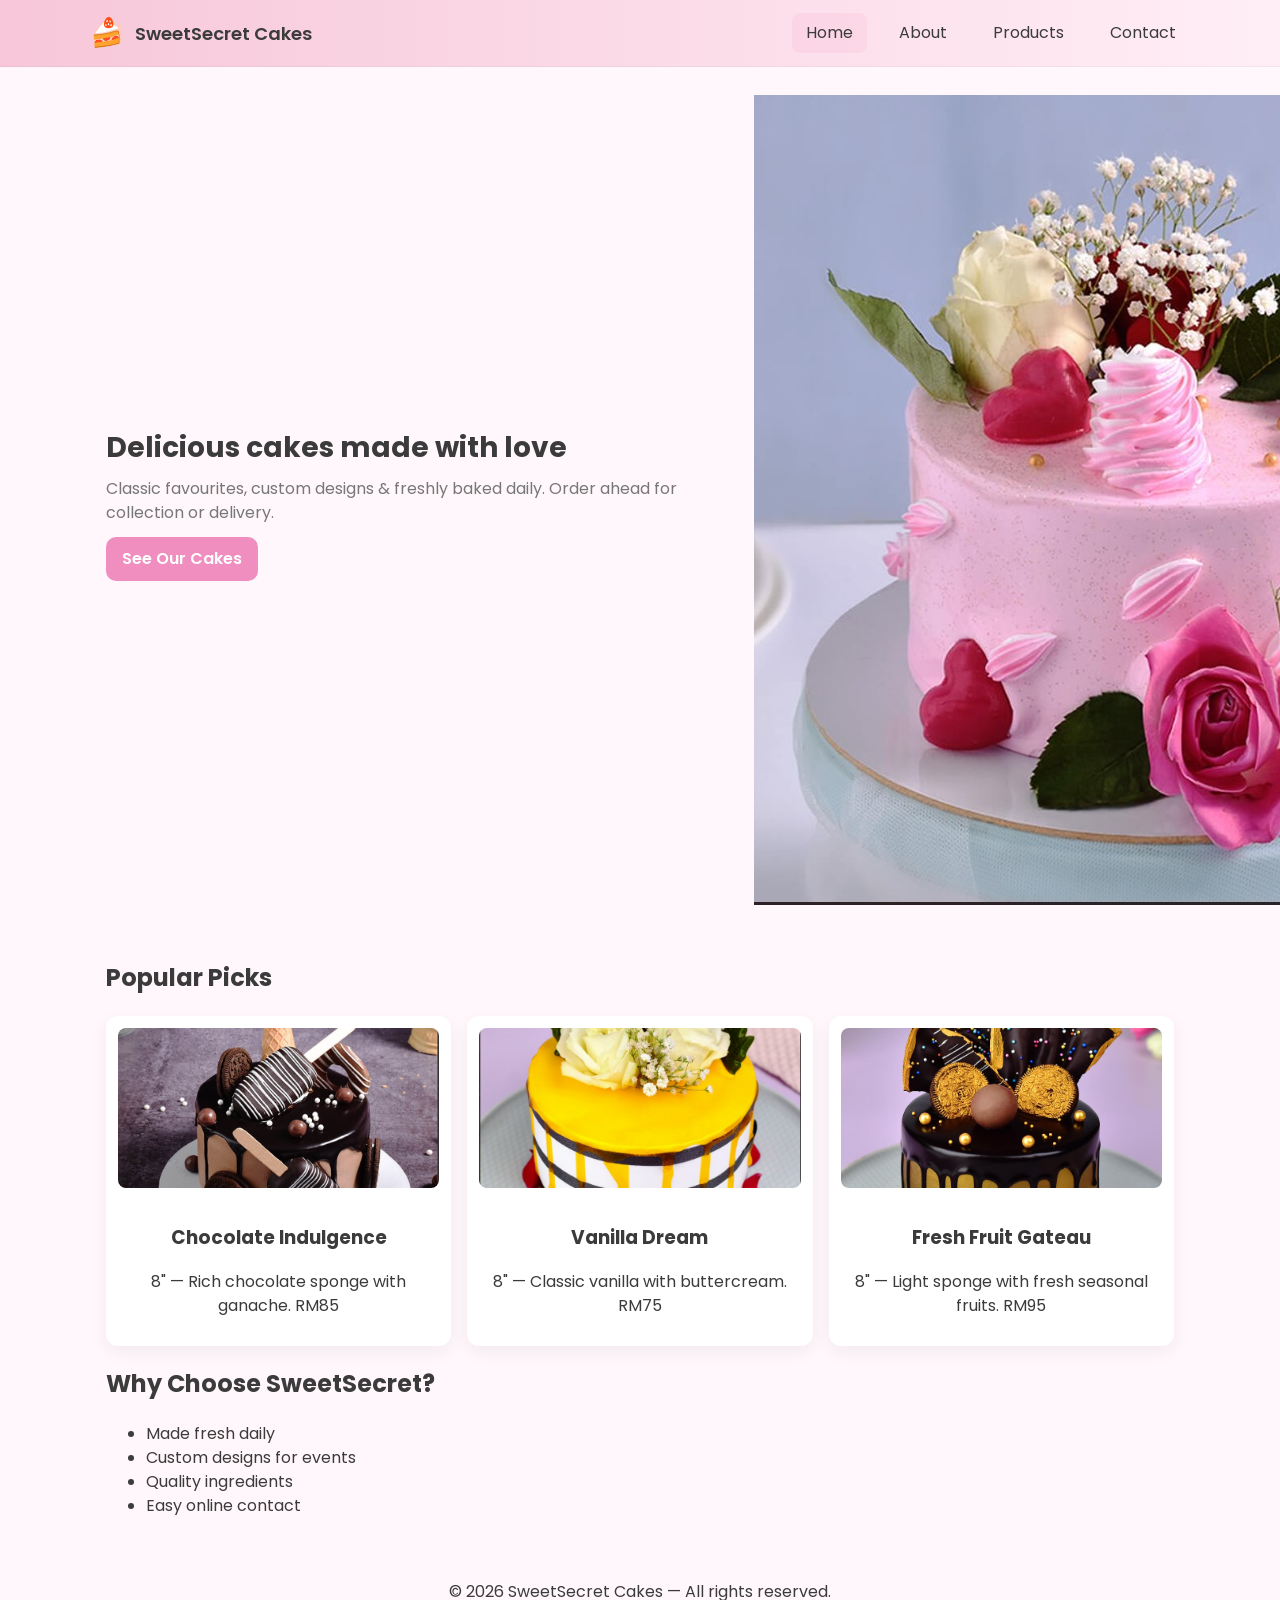
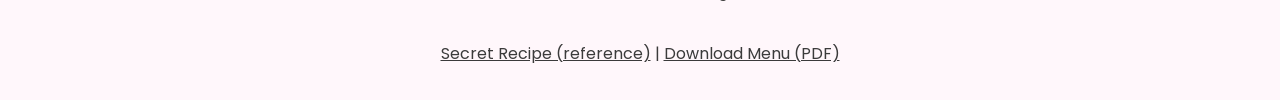
<file: index.html>
<!doctype html>
<html lang="en">
<head>
  <meta charset="utf-8" />
  <meta name="viewport" content="width=device-width,initial-scale=1" />
  <title>SweetSecret Cakes — Home</title>
  <link rel="stylesheet" href="css/style.css">
  <link href="https://fonts.googleapis.com/css2?family=Montserrat:wght@400;600&family=Poppins:wght@300;500&display=swap" rel="stylesheet">
</head>
<body>
  <header class="site-header">
    <div class="container header-inner">
      <a class="logo" href="index.html"><span class="logo-mark">🍰</span><span class="logo-text">SweetSecret Cakes</span></a>
      <nav class="main-nav">
        <a href="index.html" class="active">Home</a>
        <a href="about.html">About</a>
        <a href="products.html">Products</a>
        <a href="contact.html">Contact</a>
      </nav>
      <button class="mobile-nav-toggle" aria-label="Toggle navigation">☰</button>
    </div>
  </header>

  <main>
    <section class="hero">
      <div class="container hero-inner">
        <div class="hero-text">
          <h1>Delicious cakes made with love</h1>
          <p>Classic favourites, custom designs & freshly baked daily. Order ahead for collection or delivery.</p>
          <a class="btn" href="products.html">See Our Cakes</a>
        </div>
        <div class="hero-image">
          <img src="images/hero-cake.jpg" alt="Assorted cakes on display">
        </div>
      </div>
    </section>

    <section class="featured container">
      <h2>Popular Picks</h2>
      <div class="products-grid">
        <article class="card">
          <img src="images/cake1.jpg" alt="Chocolate Indulgence">
          <h3>Chocolate Indulgence</h3>
          <p>8" — Rich chocolate sponge with ganache. RM85</p>
        </article>
        <article class="card">
          <img src="images/cake2.jpg" alt="Vanilla Dream">
          <h3>Vanilla Dream</h3>
          <p>8" — Classic vanilla with buttercream. RM75</p>
        </article>
        <article class="card">
          <img src="images/cake3.jpg" alt="Fresh Fruit Gateau">
          <h3>Fresh Fruit Gateau</h3>
          <p>8" — Light sponge with fresh seasonal fruits. RM95</p>
        </article>
      </div>
    </section>

    <section class="why container">
      <h2>Why Choose SweetSecret?</h2>
      <ul class="features">
        <li>Made fresh daily</li>
        <li>Custom designs for events</li>
        <li>Quality ingredients</li>
        <li>Easy online contact</li>
      </ul>
    </section>
  </main>

  <footer class="site-footer">
    <div class="container footer-inner">
      <p>&copy; <span id="year"></span> SweetSecret Cakes — All rights reserved.</p>
      <p class="footer-links">
        <a href="https://www.secretrecipe.com" target="_blank" rel="noopener">Secret Recipe (reference)</a> |
        <a href="downloads/menu.pdf" download>Download Menu (PDF)</a>
      </p>
    </div>
  </footer>

  <script src="js/main.js"></script>
</body>
</html>
</file>
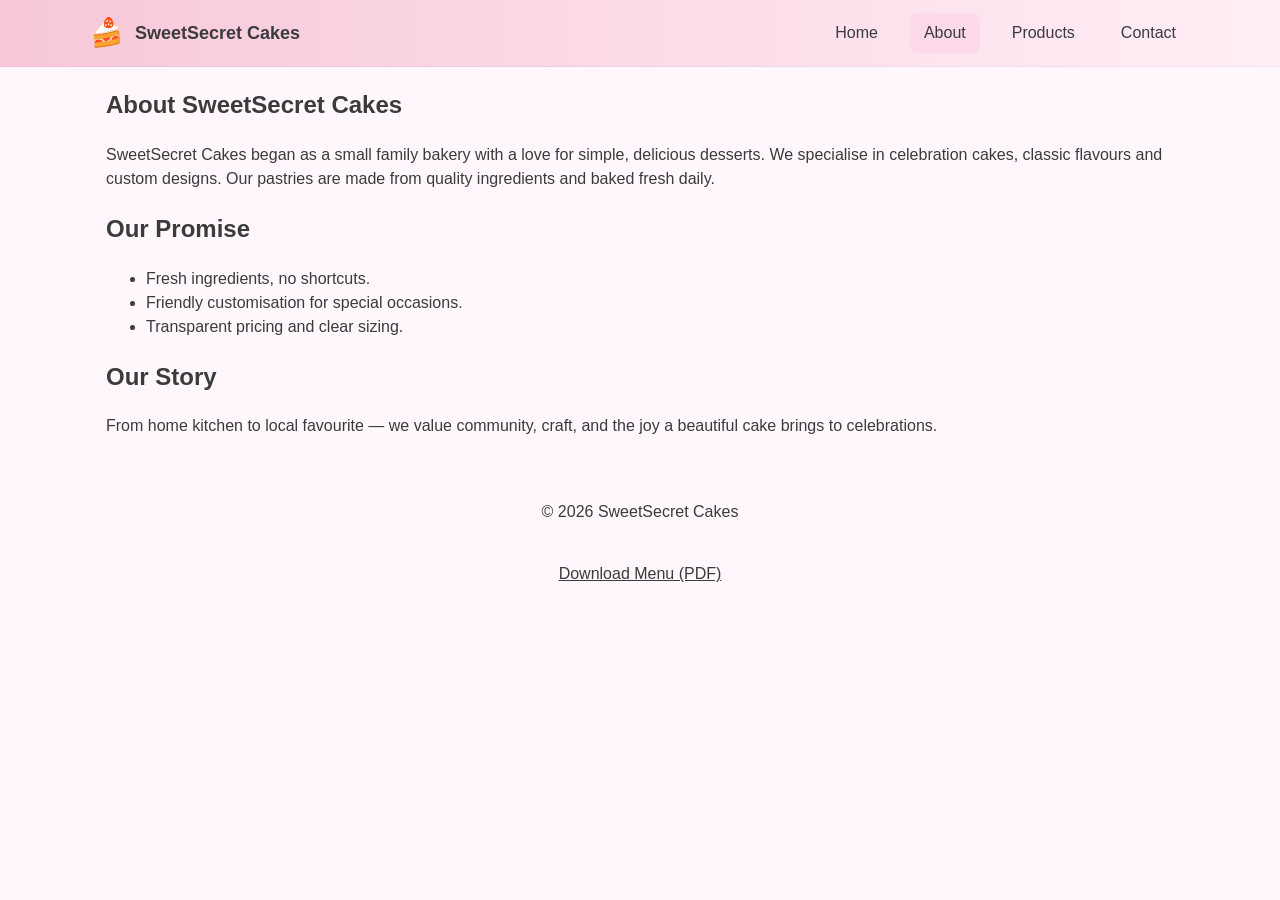
<file: about.html>
<!doctype html>
<html lang="en">
<head>
  <meta charset="utf-8" />
  <meta name="viewport" content="width=device-width,initial-scale=1" />
  <title>About — SweetSecret Cakes</title>
  <link rel="stylesheet" href="css/style.css">
</head>
<body>
  <header class="site-header">
    <div class="container header-inner">
      <a class="logo" href="index.html"><span class="logo-mark">🍰</span><span class="logo-text">SweetSecret Cakes</span></a>
      <nav class="main-nav">
        <a href="index.html">Home</a>
        <a href="about.html" class="active">About</a>
        <a href="products.html">Products</a>
        <a href="contact.html">Contact</a>
      </nav>
      <button class="mobile-nav-toggle" aria-label="Toggle navigation">☰</button>
    </div>
  </header>

  <main class="container">
    <section class="about-intro">
      <h1>About SweetSecret Cakes</h1>
      <p>SweetSecret Cakes began as a small family bakery with a love for simple, delicious desserts. We specialise in celebration cakes, classic flavours and custom designs. Our pastries are made from quality ingredients and baked fresh daily.</p>
    </section>

    <section class="team">
      <h2>Our Promise</h2>
      <ul>
        <li>Fresh ingredients, no shortcuts.</li>
        <li>Friendly customisation for special occasions.</li>
        <li>Transparent pricing and clear sizing.</li>
      </ul>
    </section>

    <section class="history">
      <h2>Our Story</h2>
      <p>From home kitchen to local favourite — we value community, craft, and the joy a beautiful cake brings to celebrations.</p>
    </section>
  </main>

  <footer class="site-footer">
    <div class="container footer-inner">
      <p>&copy; <span id="year2"></span> SweetSecret Cakes</p>
      <p class="footer-links"><a href="downloads/menu.pdf" download>Download Menu (PDF)</a></p>
    </div>
  </footer>

  <script src="js/main.js"></script>
</body>
</html>
</file>
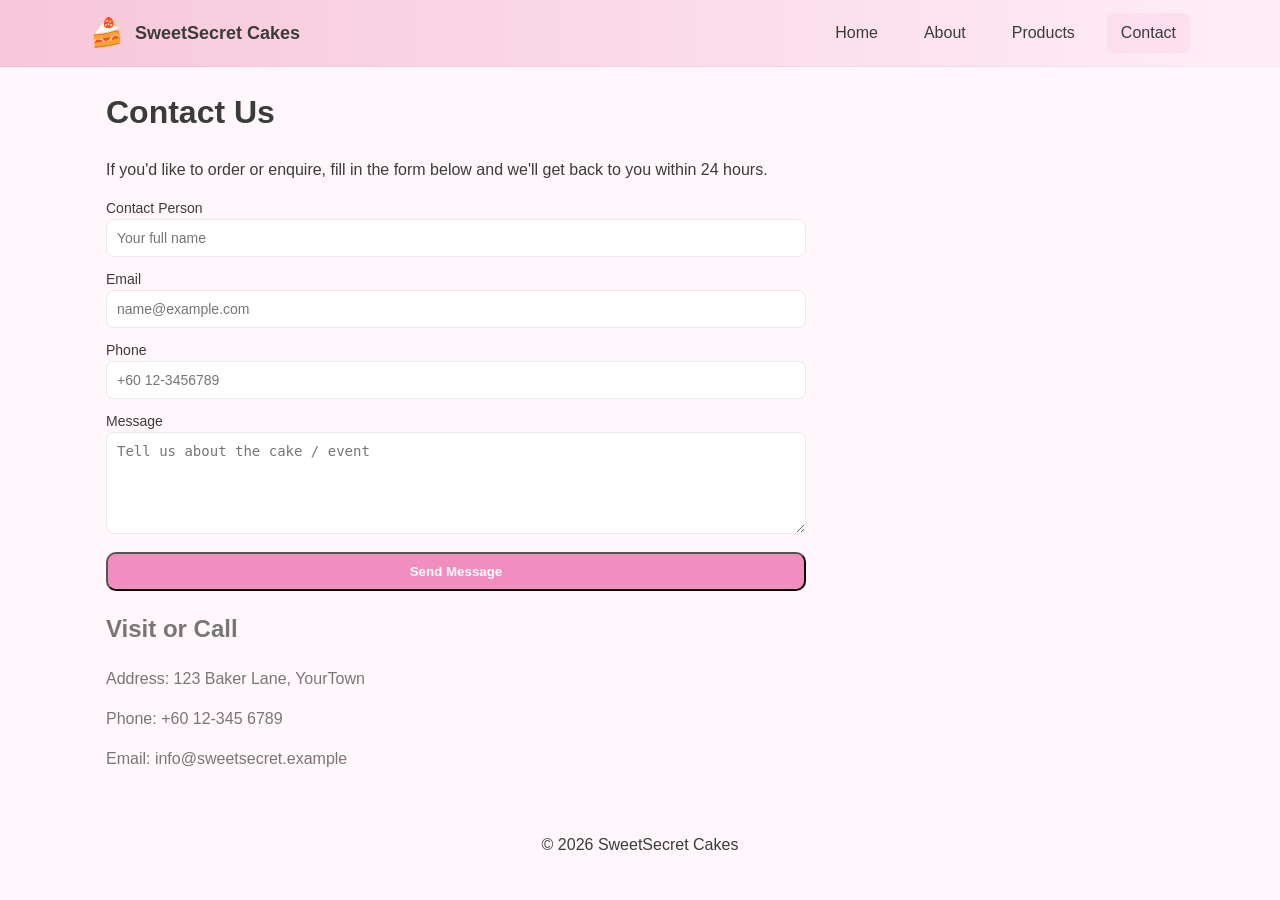
<file: contact.html>
<!doctype html>
<html lang="en">
<head>
  <meta charset="utf-8" />
  <meta name="viewport" content="width=device-width,initial-scale=1" />
  <title>Contact — SweetSecret Cakes</title>
  <link rel="stylesheet" href="css/style.css">
</head>
<body>
  <header class="site-header">
    <div class="container header-inner">
      <a class="logo" href="index.html"><span class="logo-mark">🍰</span><span class="logo-text">SweetSecret Cakes</span></a>
      <nav class="main-nav">
        <a href="index.html">Home</a>
        <a href="about.html">About</a>
        <a href="products.html">Products</a>
        <a href="contact.html" class="active">Contact</a>
      </nav>
      <button class="mobile-nav-toggle" aria-label="Toggle navigation">☰</button>
    </div>
  </header>

  <main class="container">
    <h1>Contact Us</h1>
    <p>If you'd like to order or enquire, fill in the form below and we'll get back to you within 24 hours.</p>

    <form id="contactForm" class="contact-form" action="#" method="post" novalidate>
      <label>
        Contact Person
        <input type="text" name="name" id="name" required placeholder="Your full name">
      </label>

      <label>
        Email
        <input type="email" name="email" id="email" required placeholder="name@example.com">
      </label>

      <label>
        Phone
        <input type="tel" name="phone" id="phone" placeholder="+60 12-3456789">
      </label>

      <label>
        Message
        <textarea name="message" id="message" rows="5" required placeholder="Tell us about the cake / event"></textarea>
      </label>

      <button type="submit" class="btn">Send Message</button>
    </form>

    <section class="contact-info">
      <h2>Visit or Call</h2>
      <p>Address: 123 Baker Lane, YourTown</p>
      <p>Phone: +60 12-345 6789</p>
      <p>Email: info@sweetsecret.example</p>
    </section>
  </main>

  <footer class="site-footer">
    <div class="container footer-inner">
      <p>&copy; <span id="year4"></span> SweetSecret Cakes</p>
    </div>
  </footer>

  <script src="js/main.js"></script>
</body>
</html>
</file>
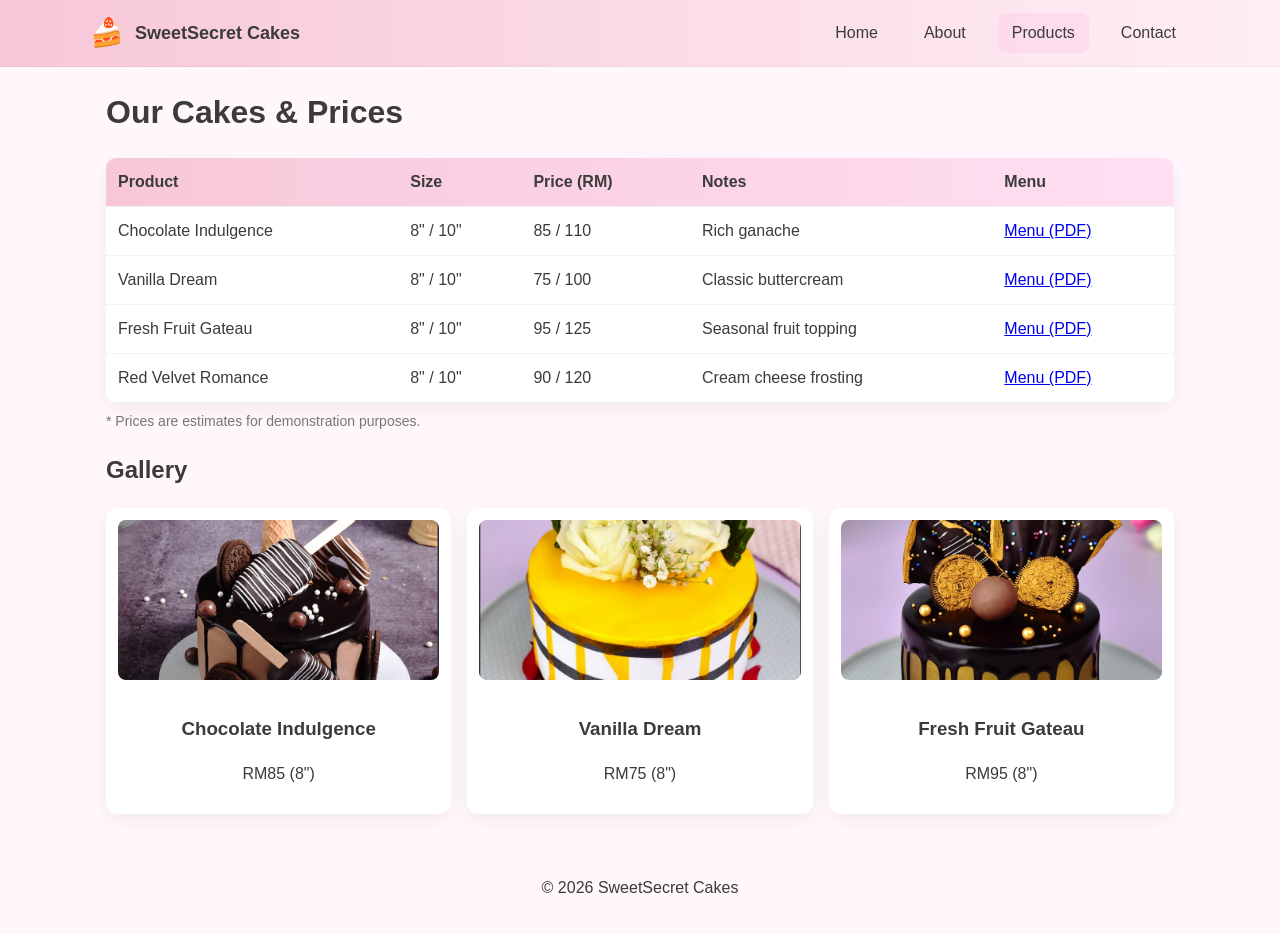
<file: products.html>
<!doctype html>
<html lang="en">
<head>
  <meta charset="utf-8" />
  <meta name="viewport" content="width=device-width,initial-scale=1" />
  <title>Products — SweetSecret Cakes</title>
  <link rel="stylesheet" href="css/style.css">
</head>
<body>
  <header class="site-header">
    <div class="container header-inner">
      <a class="logo" href="index.html"><span class="logo-mark">🍰</span><span class="logo-text">SweetSecret Cakes</span></a>
      <nav class="main-nav">
        <a href="index.html">Home</a>
        <a href="about.html">About</a>
        <a href="products.html" class="active">Products</a>
        <a href="contact.html">Contact</a>
      </nav>
      <button class="mobile-nav-toggle" aria-label="Toggle navigation">☰</button>
    </div>
  </header>

  <main class="container">
    <h1>Our Cakes & Prices</h1>

    <section class="product-table">
      <table>
        <thead>
          <tr>
            <th>Product</th>
            <th>Size</th>
            <th>Price (RM)</th>
            <th>Notes</th>
            <th>Menu</th>
          </tr>
        </thead>
        <tbody>
          <tr>
            <td>Chocolate Indulgence</td>
            <td>8" / 10"</td>
            <td>85 / 110</td>
            <td>Rich ganache</td>
            <td><a href="downloads/menu.pdf" download>Menu (PDF)</a></td>
          </tr>
          <tr>
            <td>Vanilla Dream</td>
            <td>8" / 10"</td>
            <td>75 / 100</td>
            <td>Classic buttercream</td>
            <td><a href="downloads/menu.pdf" download>Menu (PDF)</a></td>
          </tr>
          <tr>
            <td>Fresh Fruit Gateau</td>
            <td>8" / 10"</td>
            <td>95 / 125</td>
            <td>Seasonal fruit topping</td>
            <td><a href="downloads/menu.pdf" download>Menu (PDF)</a></td>
          </tr>
          <tr>
            <td>Red Velvet Romance</td>
            <td>8" / 10"</td>
            <td>90 / 120</td>
            <td>Cream cheese frosting</td>
            <td><a href="downloads/menu.pdf" download>Menu (PDF)</a></td>
          </tr>
        </tbody>
      </table>
      <p class="table-note">* Prices are estimates for demonstration purposes.</p>
    </section>

    <section class="products-grid-section">
      <h2>Gallery</h2>
      <div class="products-grid">
        <article class="card">
          <a href="images/cake1.jpg" target="_blank"><img src="images/cake1.jpg" alt="Chocolate Indulgence"></a>
          <h3>Chocolate Indulgence</h3>
          <p>RM85 (8")</p>
        </article>
        <article class="card">
          <a href="images/cake2.jpg" target="_blank"><img src="images/cake2.jpg" alt="Vanilla Dream"></a>
          <h3>Vanilla Dream</h3>
          <p>RM75 (8")</p>
        </article>
        <article class="card">
          <a href="images/cake3.jpg" target="_blank"><img src="images/cake3.jpg" alt="Fresh Fruit Gateau"></a>
          <h3>Fresh Fruit Gateau</h3>
          <p>RM95 (8")</p>
        </article>
      </div>
    </section>
  </main>

  <footer class="site-footer">
    <div class="container footer-inner">
      <p>&copy; <span id="year3"></span> SweetSecret Cakes</p>
    </div>
  </footer>

  <script src="js/main.js"></script>
</body>
</html>
</file>
<file: css/style.css>
:root{
  --bg:#fff7fb;
  --primary:#f7c7d9; /* pastel pink */
  --accent:#f08fbf;
  --dark:#3b3b3b;
  --muted:#777;
  --container:1100px;
  --radius:12px;
  --card-bg: #ffffff;
  --shadow: 0 6px 18px rgba(38, 26, 40, 0.06);
  --gap:16px;
}

*{box-sizing:border-box}
body{
  margin:0;
  font-family: "Poppins", "Montserrat", Arial, sans-serif;
  background:var(--bg);
  color:var(--dark);
  -webkit-font-smoothing:antialiased;
  -moz-osx-font-smoothing:grayscale;
  line-height:1.5;
}
.container{max-width:var(--container);margin:0 auto;padding:0 16px}

/* Header */
.site-header{background:linear-gradient(90deg,var(--primary), #ffeef6);border-bottom:1px solid rgba(0,0,0,0.04)}
.header-inner{display:flex;align-items:center;justify-content:space-between;padding:12px 0}
.logo{display:flex;align-items:center;gap:10px;text-decoration:none;color:var(--dark);font-weight:600}
.logo-mark{font-size:28px}
.logo-text{font-size:18px}
.main-nav{display:flex;gap:18px;align-items:center}
.main-nav a{text-decoration:none;color:var(--dark);padding:6px 10px;border-radius:8px}
.main-nav a.active, .main-nav a:hover{background:rgba(240,143,191,0.12)}

/* Mobile nav toggle */
.mobile-nav-toggle{display:none;background:none;border:0;font-size:20px}

/* Hero */
.hero{padding:28px 0}
.hero-inner{display:grid;grid-template-columns:1fr;gap:20px;align-items:center}
.hero-text h1{font-size:28px;margin:0 0 8px}
.hero-text p{margin:0 0 12px;color:var(--muted)}
.btn{display:inline-block;padding:10px 16px;background:var(--accent);color:#fff;text-decoration:none;border-radius:10px;font-weight:600}

/* Grid & cards */
.products-grid{display:grid;grid-template-columns:1fr;gap:16px}
.card{background:var(--card-bg);padding:12px;border-radius:var(--radius);box-shadow:var(--shadow);text-align:center}
.card img{width:100%;height:160px;object-fit:cover;border-radius:8px;margin-bottom:10px}

/* Table */
table{width:100%;border-collapse:collapse;background:var(--card-bg);box-shadow:var(--shadow);border-radius:10px;overflow:hidden}
table thead{background:linear-gradient(90deg,var(--primary), #ffdff2)}
table th, table td{padding:12px;text-align:left;border-bottom:1px solid rgba(0,0,0,0.05)}
.table-note{color:var(--muted);font-size:14px;margin-top:8px}

/* Contact form */
.contact-form{max-width:700px;display:grid;gap:12px}
.contact-form label{display:block;font-size:14px}
.contact-form input, .contact-form textarea{width:100%;padding:10px;border-radius:8px;border:1px solid rgba(0,0,0,0.08);font-size:14px}
.contact-form textarea{resize:vertical}
.contact-info{margin-top:18px;color:var(--muted)}

/* Footer */
.site-footer{padding:18px 0;margin-top:28px}
.footer-inner{display:flex;flex-direction:column;gap:6px;align-items:center}
.footer-links a{color:var(--dark);text-decoration:underline}

/* Responsive */
@media(min-width:720px){
  .hero-inner{grid-template-columns:1fr 420px}
  .products-grid{grid-template-columns:repeat(2,1fr)}
}
@media(min-width:1100px){
  .products-grid{grid-template-columns:repeat(3,1fr)}
  .main-nav a{padding:8px 14px}
  .mobile-nav-toggle{display:none}
}
@media(max-width:719px){
  .main-nav{display:none}
  .mobile-nav-toggle{display:block}
}
</file>
